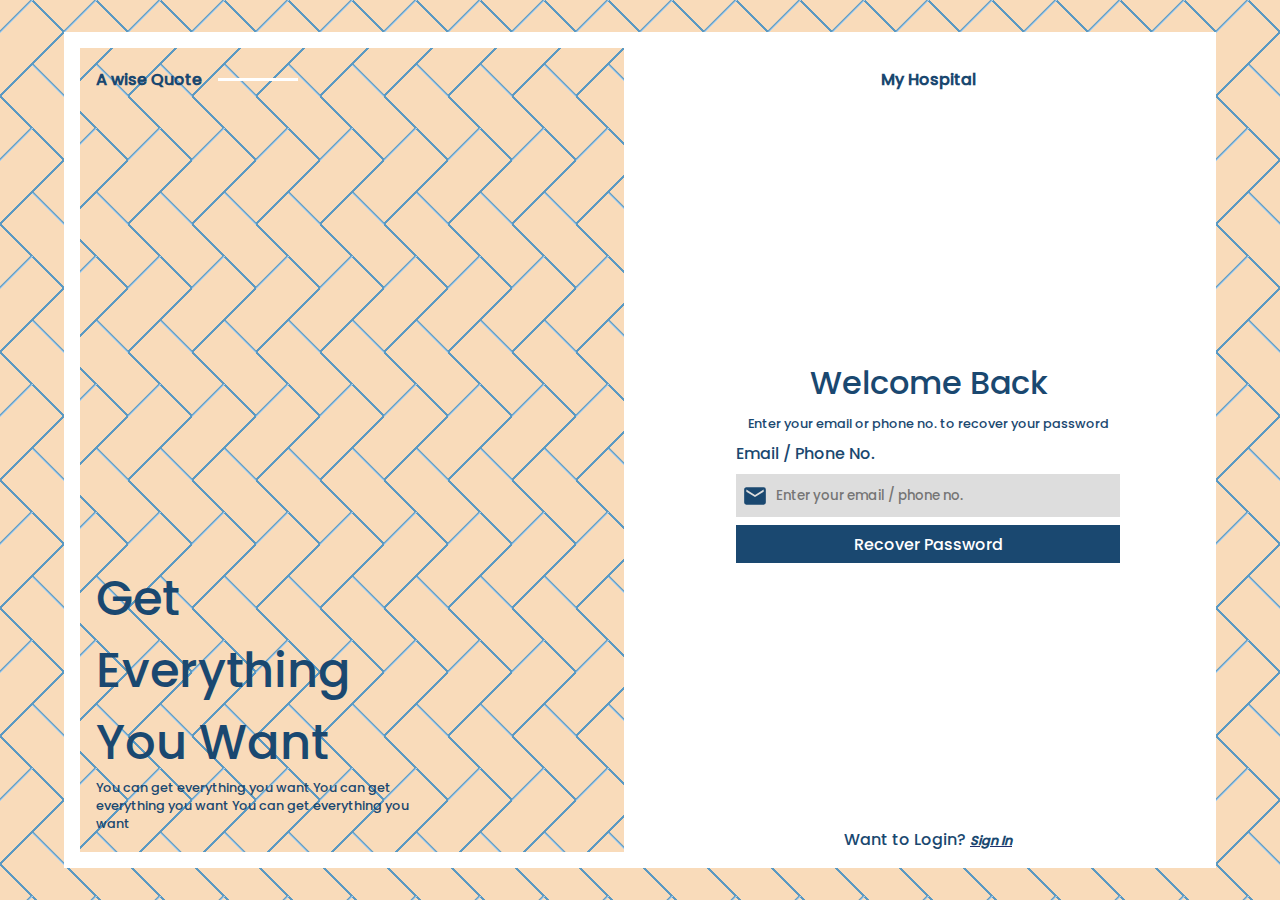
<file: forgot_pass.html>
<!DOCTYPE html>
<html lang="en">
<head>
    <meta charset="UTF-8">
    <meta name="viewport" content="width=device-width, initial-scale=1.0">
    <title>Forgot</title>
    <link rel="stylesheet" href="./assets/css/common.css"/>
    <link rel="stylesheet" href="./assets/css/login.css"/>
</head>
<body>

    <div class="my_main_wrap">
        <div class="my_main_inside">
            <div class="my_login_wrap">
                <div class="my_login_inside grid justify_sp_between">
                    <div class="my_login_left_wrap">
                        <div class="my_login_left__inside flex justify_sp_between flex_column">
                            <div class="my_login_left_top_text flex align_center">
                                <div class="my_login_left_top_text_unit_1">
                                    <p class="">A wise Quote</p>
                                </div>
                                <div class="my_login_left_top_text_unit_2">

                                </div>

                            </div>
                            <div class="my_login_left_bottom_text">
                                <p class="my_login_left_bottom_text_unit">Get Everything You Want</p>
                                <div class="my_login_left_footer">
                                    <p>You can get everything you want You can get everything you want You can get everything you want </p>

                                </div>

                            </div>

                        </div>

                    </div>
                    <div class="my_login_right_wrap">
                        <div class="my_login_right__inside flex justify_sp_between flex_column align_center">
                            <div class="my_login_right_top_text">
                                <p>My Hospital</p>

                            </div>
                            <div class="my_login_right_mid_wrap">
                                <div class="my_login_right_mid_inside">
                                    <div class="my_login_right_welcome text_center">
                                        <p>Welcome Back</p>
                                    </div>
                                    <div class="my_login_right_login_text text_center">
                                        <p>Enter your email or phone no. to recover your password</p>
                                    </div>
                                    <div>
                                        <label>Email / Phone No.</label>
                                    </div>
                                    <div class="my_login_right_email_text">
                                        <input type="email" placeholder="Enter your email / phone no."/>
                                        <span class="my_login_right_email_icon">
                                            <img src="./assets/images/email.svg"/>
                                        </span>
                                    </div>
                                    
                                    
                                    <div class="sign_in_button">
                                        <a href="#">Recover Password</a>
                                    </div>
                                    
                                    
                                    
                                    

                                </div>

                            </div>
                            <div class="my_login_right_bottom_text">
                                <p class="my_login_right_bottom_text_unit">Want to Login? <span><a href="./index.html">Sign In</a></span></p>
                            </div>

                        </div>

                    </div>

                </div>

            </div>

        </div>
    </div>
    
</body>
</html>
</file>
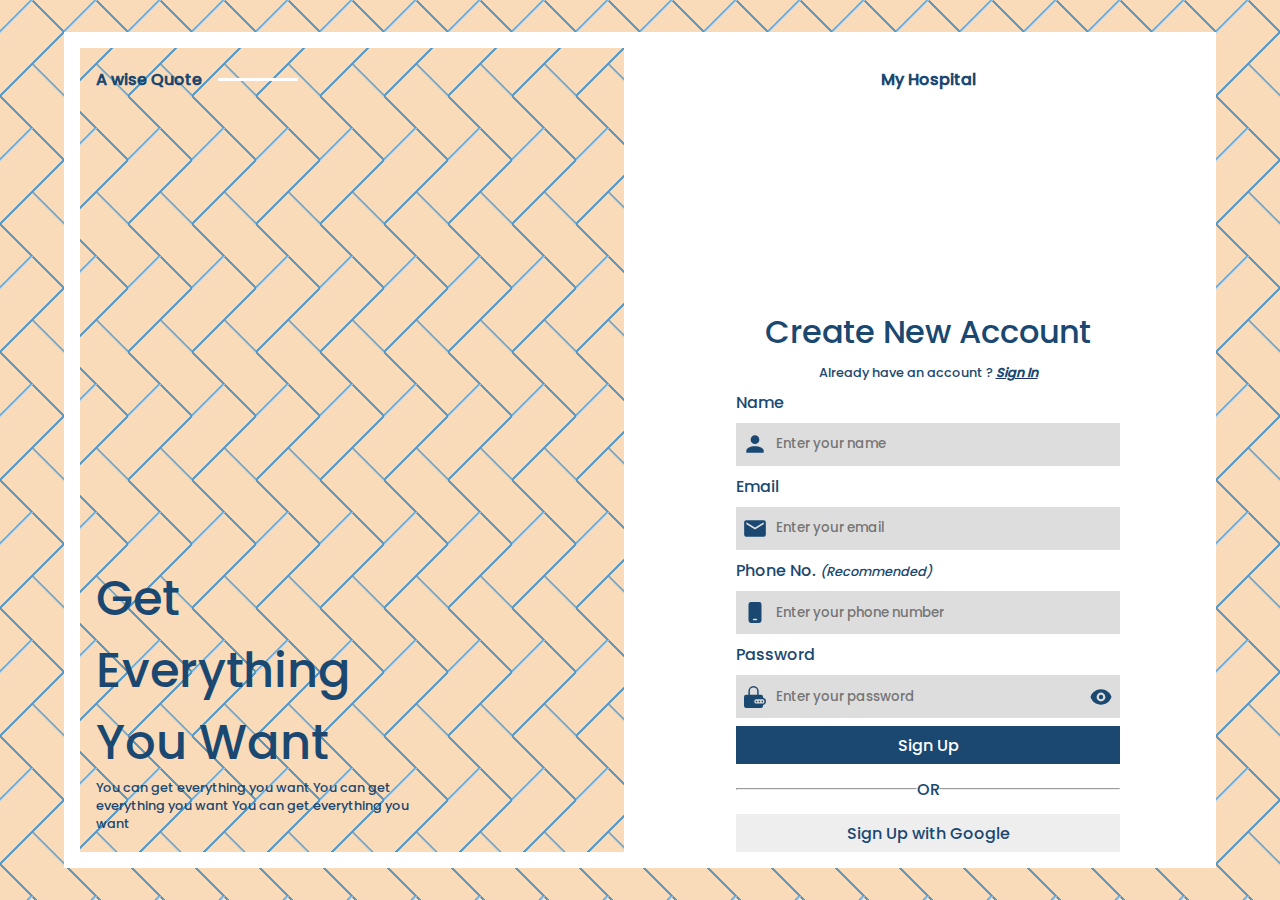
<file: register.html>
<!DOCTYPE html>
<html lang="en">
<head>
    <meta charset="UTF-8">
    <meta name="viewport" content="width=device-width, initial-scale=1.0">
    <title>Register</title>
    <link rel="stylesheet" href="./assets/css/common.css"/>
    <link rel="stylesheet" href="./assets/css/login.css"/>
    <link rel="stylesheet" href="./assets/css/register.css"/>
</head>
<body>

    <div class="my_main_wrap">
        <div class="my_main_inside">
            <div class="my_login_wrap">
                <div class="my_login_inside grid justify_sp_between">
                    <div class="my_login_left_wrap">
                        <div class="my_login_left__inside flex justify_sp_between flex_column">
                            <div class="my_login_left_top_text flex align_center">
                                <div class="my_login_left_top_text_unit_1">
                                    <p class="">A wise Quote</p>
                                </div>
                                <div class="my_login_left_top_text_unit_2">

                                </div>

                            </div>
                            <div class="my_login_left_bottom_text">
                                <p class="my_login_left_bottom_text_unit">Get Everything You Want</p>
                                <div class="my_login_left_footer">
                                    <p>You can get everything you want You can get everything you want You can get everything you want </p>

                                </div>

                            </div>

                        </div>

                    </div>
                    <div class="my_login_right_wrap">
                        <div class="my_login_right__inside flex justify_sp_between flex_column align_center">
                            <div class="my_login_right_top_text">
                                <p>My Hospital</p>

                            </div>
                            <div class="my_login_right_mid_wrap">
                                <div class="my_login_right_mid_inside">
                                    <div class="my_login_right_welcome text_center">
                                        <p>Create New Account</p>
                                    </div>
                                    <div class="my_login_right_login_text text_center">
                                        <p>Already have an account ? <span><a href="./index.html">Sign In</a></span></p>
                                    </div>
                                    <div>
                                        <label>Name</label>
                                    </div>
                                    <div class="my_login_right_email_text">
                                        <input type="email" placeholder="Enter your name"/>
                                        <span class="my_login_right_email_icon">
                                            <img src="./assets/images/user.svg"/>
                                        </span>
                                    </div>
                                    <div>
                                        <label>Email</label>
                                    </div>
                                    <div class="my_login_right_email_text">
                                        <input type="email" placeholder="Enter your email"/>
                                        <span class="my_login_right_email_icon">
                                            <img src="./assets/images/email.svg"/>
                                        </span>
                                    </div>
                                    <div class="my_phone_number">
                                        <label>Phone No. <span>(Recommended)</span></label>
                                    </div>
                                    <div class="my_login_right_email_text">
                                        <input type="email" placeholder="Enter your phone number"/>
                                        <span class="my_login_right_email_icon">
                                            <img src="./assets/images/phone.svg"/>
                                        </span>
                                    </div>
                                    <div>
                                        <label>Password</label>
                                    </div>
                                    <div class="my_login_right_password_text">
                                        <input type="password" placeholder="Enter your password"/>
                                        <span class="my_login_right_password_icon">
                                            <img src="./assets/images/password.svg"/>
                                        </span>
                                        <span class="my_login_right_show_hide_icon">
                                            <img src="./assets/images/eye_open.svg"/>
                                            <img src="./assets/images/eye_close.svg" style="display: none;"/>
                                        </span>
                                    </div>
                                    
                                    <div class="sign_in_button">
                                        <a href="#">Sign Up</a>
                                    </div>
                                    <div class="login_separator">
                                        <hr/>
                                        <span>
                                            <p>OR</p>
                                        </span>
                                    </div>
                                    <div class="google_sign_in_button">
                                        <a href="#">Sign Up with Google</a>
                                    </div>
                                    
                                    

                                </div>

                            </div>

                            

                        </div>

                    </div>

                </div>

            </div>

        </div>
    </div>
    
</body>
</html>
</file>
<file: assets/css/common.css>
@font-face {
    font-family: poppins;
    src: url(.././font/Poppins/Poppins-Medium.ttf);
}
*{
    margin: 0;
    padding: 0;
    box-sizing: border-box;
    /* border: 1px solid red; */
    font-family: poppins;
    text-decoration: none;
}

/* FLEX STARTS */
.flex{
    display: flex;
}
.flex_column{
    flex-direction: column;
}
/* FLEX ENDS */
/* GRID STARTS */
.grid{
    display: grid;
}
/* GRID ENDS */
.justify_sp_between{
    justify-content: space-between;
}
.justify_center{
    justify-content: center;
}
.align_center{
    align-items: center;
}
/* text */
.text_center{
    text-align: center;
}
</file>
<file: assets/css/login.css>
*{
    color: #1A4870;
}
.my_main_wrap{
    min-height: 100vh;
    height: 100vh;
}
.my_main_inside, .my_login_wrap, .my_login_inside, .my_login_left_wrap,.my_login_left__inside, .my_login_right__inside {
    height: 100%;
    min-height: 100%;
}
.my_login_inside{
    grid-template-columns: repeat(2, 50%);
    
}
.my_login_wrap{
    padding: 2rem 4rem;

    background: linear-gradient(135deg, #F9DBBA 21px, #5B99C2 22px, #d9ecff 24px, transparent 24px, transparent 67px, #5B99C2 67px, #5B99C2 69px, transparent 69px), linear-gradient(225deg, #F9DBBA 21px, #5B99C2 22px, #d9ecff 24px, transparent 24px, transparent 67px, #5B99C2 67px, #5B99C2 69px, transparent 69px) 0 64px;
    background-color: #F9DBBA;
    background-size: 64px 128px;
}

.my_login_left_wrap{
    background: transparent;
    border: 1rem solid #fff;
}
.my_login_right_wrap{
    background: #fff;
    border: 1rem solid #fff;
}
.my_login_left_top_text_unit_1 p{
    padding: 1.2rem 1rem;
    font-size: 1rem;
    color: #1A4870;
    font-weight: bold;
}
.my_login_left_bottom_text{
    width: 65%;
    padding: 1.2rem 1rem;
}
.my_login_left_bottom_text_unit{
    font-size: 3rem;
    color: #1A4870;
}
.my_login_left_top_text_unit_2{
    background-color: #fff;
    width: 5rem;
    height:0.2rem;
}
.my_login_left_footer p{
    font-size: 0.8rem;
    color: #1A4870;
}

/* Right part starts */

.my_login_right_welcome{
    font-size: 2rem;
}
.my_login_right_login_text{
    font-size: 0.8rem;
}
.my_login_right_email_text,.my_login_right_password_text{
    position: relative;
}
.my_login_right_email_text input[type="email"],.my_login_right_password_text input[type="password"]{
    background: #ddd;
    width: 100%;
    height: 2.7rem;
    padding-left: 2.5rem;
    border: none;
    outline: none;
}
.my_login_right_email_icon, .my_login_right_password_icon, .my_login_right_show_hide_icon{
    position: absolute;
    width: 2rem;
    height: 2rem;
    top: 50%;
    transform: translateY(-50%);
}
.my_login_right_email_icon{
    left: 0;
    padding: 0.2rem;
    margin-left: 0.2rem;
}
.my_login_right_password_icon{
    left: 0;
    padding: 0.3rem;
    margin-left: 0.2rem;
}
.my_login_right_show_hide_icon{
    right: 0;
    padding: 0.3rem;
    margin-right: 0.2rem;
}
.my_login_right_email_icon img, .my_login_right_password_icon img, .my_login_right_show_hide_icon img{
    width: 100%;
    height: 100%;
}
.my_login_right_remember_me{
    display: flex;
    gap: 0.3rem;
}
.sign_in_button a{
    padding: 0.4rem;
    background: #1A4870;
    color: #fff;
    display: inline-block;
    width: 100%;
    margin-bottom: 1rem;
    text-align: center;
}
.google_sign_in_button a{
    padding: 0.4rem;
    background: #eee;
    color: #1A4870;
    display: inline-block;
    width: 100%;
    margin-top: 1rem;
    text-align: center;
}
.login_separator{
    position: relative;
}
.login_separator span{
    position: absolute;
    top: -11px;
    left: 50%;
    transform: translateX(-50%);
    background-color: #fff;
}
.my_login_right_top_text{
    padding: 1.2rem 1rem;
    font-weight: bold;
}
.my_login_right_mid_inside{
    display: flex;
    flex-direction: column;
    gap: 0.5rem;
    width: 30vw;
}
.my_login_right_remember_me input[type="checkbox"], .my_login_right_remember_me label, .my_login_right_remember_forgot label{
    cursor: pointer;
}
.my_login_right_bottom_text_unit span{
    font-style: italic;
    font-size: 0.8rem;
    text-decoration: underline;
    cursor: pointer;
    color: #1F316F;
    font-weight: bold;
}

/* responsive STARTS */

@media only screen and (max-width:767px){
    .my_login_inside {
        grid-template-columns: 1fr;
    }
    .my_login_left_wrap{
        display: none;
    }
    .my_login_wrap {
        padding: 1rem;
    }
    .my_login_right_mid_inside{
        width: 100%;
    }
}
</file>
<file: assets/css/register.css>
.my_phone_number span{
    font-style: italic;
    font-size: 0.8rem;
}
.my_login_right_login_text span{
    font-style: italic;
    font-size: 0.8rem;
    text-decoration: underline;
    cursor: pointer;
    color: #1F316F;
    font-weight: bold;
}
</file>
